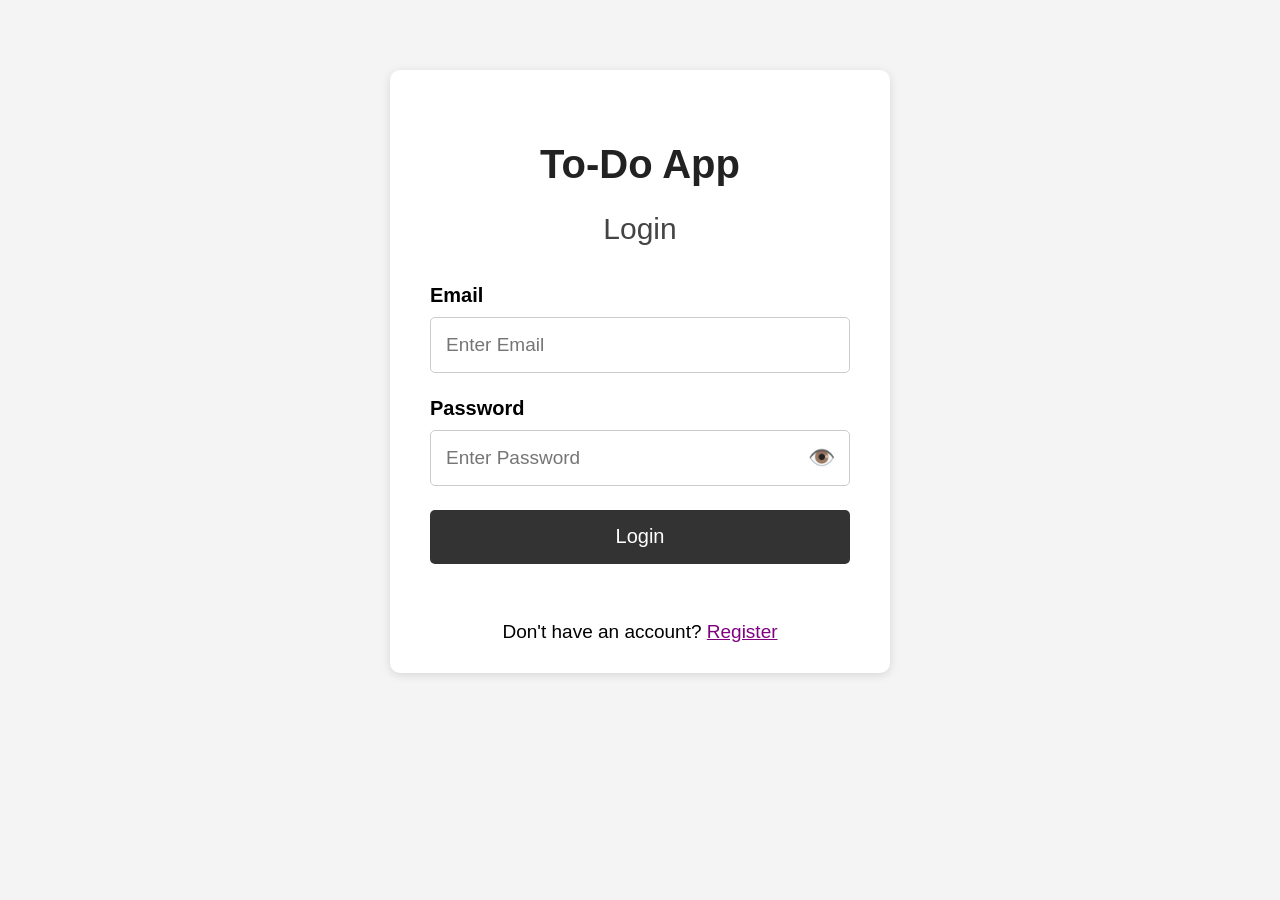
<file: index.html>
\<!DOCTYPE html>
<html lang="en">
<head>
    <meta charset="UTF-8">
    <meta name="viewport" content="width=device-width, initial-scale=1.0">
    <title>My To-Do App</title>
    <link rel="stylesheet" href="style.css">
</head>

<body>

<div class="app">

    <div class="header">
        <div>
            <h1>My To-Do App</h1>
            <p>Stay organized and get things done.</p>
        </div>

        <button class="logout-btn" onclick="logout()">
            Logout
        </button>
    </div>


    <!-- Add Task -->
    <form id="todoForm">

        <div class="top-row">

            <input
                type="text"
                id="todoInput"
                placeholder="What needs to be done?"
                required
            >

            <select id="priority">
                <option value="Low">Low</option>
                <option value="Medium" selected>Medium</option>
                <option value="High">High</option>
            </select>

        </div>


        <div class="date-row">

            <input
                type="date"
                id="taskDate"
            >

            <input
                type="time"
                id="taskTime"
            >

        </div>


        <button type="submit" class="add-btn">
            Add Task
        </button>

    </form>


    <!-- Task information -->
    <div class="task-header">

        <span id="taskCount">
            0 tasks remaining
        </span>

        <button
            class="clear-btn"
            onclick="clearCompleted()"
        >
            Clear completed
        </button>

    </div>


    <!-- Tasks -->
    <div id="todoList"></div>

</div>

<script src="script.js"></script>

</body>
</html>
</file>
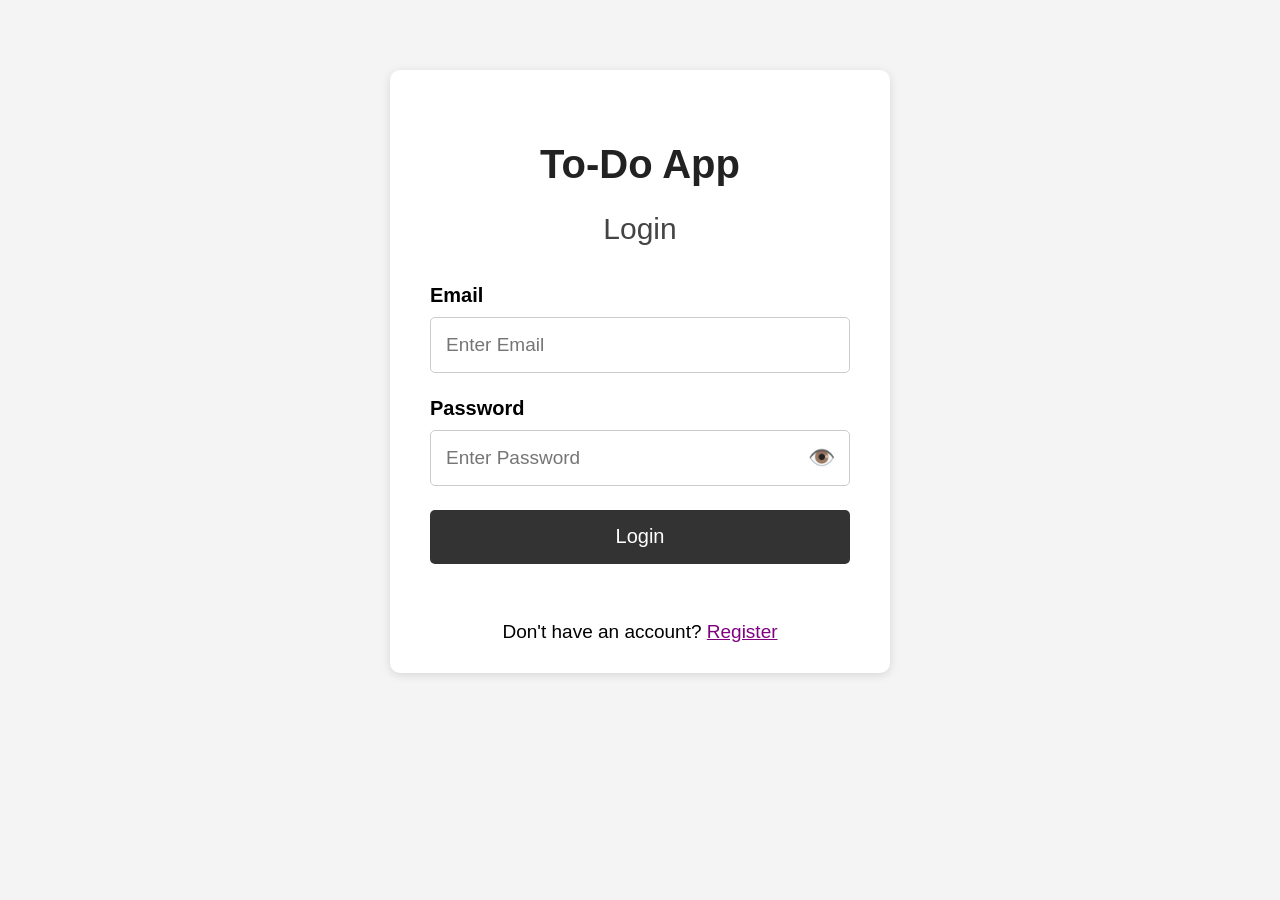
<file: login.html>
<!DOCTYPE html>
<html lang="en">
<head>
    <meta charset="UTF-8">
    <meta name="viewport" content="width=device-width, initial-scale=1.0">

    <title>Login - To-Do App</title>

    <style>

        * {
            box-sizing: border-box;
        }

        body {
            margin: 0;
            padding: 0;
            font-family: Arial, sans-serif;
            background: #f4f4f4;
        }

        .container {
            width: 500px;
            max-width: 92%;
            margin: 70px auto;
            background: white;
            padding: 45px 40px 30px;
            border-radius: 10px;
            box-shadow: 0 2px 10px rgba(0,0,0,0.12);
        }

        h1 {
            text-align: center;
            font-size: 40px;
            margin-bottom: 22px;
            color: #222;
        }

        h2 {
            text-align: center;
            font-size: 30px;
            font-weight: normal;
            margin-bottom: 38px;
            color: #444;
        }

        .input-group {
            margin-bottom: 24px;
        }

        label {
            display: block;
            font-size: 20px;
            font-weight: bold;
            margin-bottom: 10px;
        }

        input {
            width: 100%;
            height: 56px;
            padding: 12px 15px;
            border: 1px solid #ccc;
            border-radius: 5px;
            font-size: 19px;
        }

        .password-box {
            position: relative;
        }

        .password-box input {
            padding-right: 55px;
        }

        .eye-button {
            position: absolute;
            right: 8px;
            top: 50%;
            transform: translateY(-50%);

            width: 42px;
            height: 42px;

            border: none;
            background: transparent;

            display: flex;
            align-items: center;
            justify-content: center;

            cursor: pointer;
            font-size: 22px;
            padding: 0;
        }

        .eye-button:hover {
            background: #f1f1f1;
            border-radius: 50%;
        }

        .login-btn {
            width: 100%;
            height: 54px;
            border: none;
            border-radius: 5px;
            background: #333;
            color: white;
            font-size: 20px;
            cursor: pointer;
        }

        .login-btn:hover {
            background: #222;
        }

        #errorMessage {
            text-align: center;
            margin-top: 15px;
            color: red;
            min-height: 20px;
        }

        .register-link {
            text-align: center;
            margin-top: 22px;
            font-size: 19px;
        }

        .register-link a {
            color: purple;
            text-decoration: underline;
        }

    </style>

</head>

<body>

<div class="container">

    <h1>To-Do App</h1>

    <h2>Login</h2>


    <form id="loginForm">

        <!-- EMAIL -->

        <div class="input-group">

            <label for="email">Email</label>

            <input
                type="email"
                id="email"
                placeholder="Enter Email"
                required
            >

        </div>


        <!-- PASSWORD -->

        <div class="input-group">

            <label for="password">Password</label>

            <div class="password-box">

                <input
                    type="password"
                    id="password"
                    placeholder="Enter Password"
                    required
                >

                <button
                    type="button"
                    class="eye-button"
                    id="passwordEye"
                    onclick="toggleLoginPassword()"
                >👁️</button>

            </div>

        </div>


        <button
            type="submit"
            class="login-btn"
        >
            Login
        </button>

    </form>


    <div id="errorMessage"></div>


    <div class="register-link">

        Don't have an account?

        <a href="register.html">
            Register
        </a>

    </div>

</div>


<script>

    // SHOW / HIDE LOGIN PASSWORD

    function toggleLoginPassword() {

        const password =
            document.getElementById("password");

        const eye =
            document.getElementById("passwordEye");

        if (password.type === "password") {

            password.type = "text";
            eye.textContent = "🙈";

        } else {

            password.type = "password";
            eye.textContent = "👁️";

        }
    }


    // LOGIN

    document
        .getElementById("loginForm")
        .addEventListener("submit", function(e) {

            e.preventDefault();

            const email =
                document.getElementById("email")
                .value
                .trim();

            const password =
                document.getElementById("password")
                .value;

            const errorMessage =
                document.getElementById("errorMessage");


            // GET SAVED USER

            const savedUser =
                localStorage.getItem("user");


            if (!savedUser) {

                errorMessage.textContent =
                    "No account found. Please register.";

                return;
            }


            const user =
                JSON.parse(savedUser);


            // CHECK EMAIL AND PASSWORD

            if (
                email === user.email &&
                password === user.password
            ) {

                localStorage.setItem(
                    "isLoggedIn",
                    "true"
                );


                window.location.href =
                    "index.html";

            } else {

                errorMessage.textContent =
                    "Invalid email or password.";

            }

        });

</script>

</body>
</html>
</file>
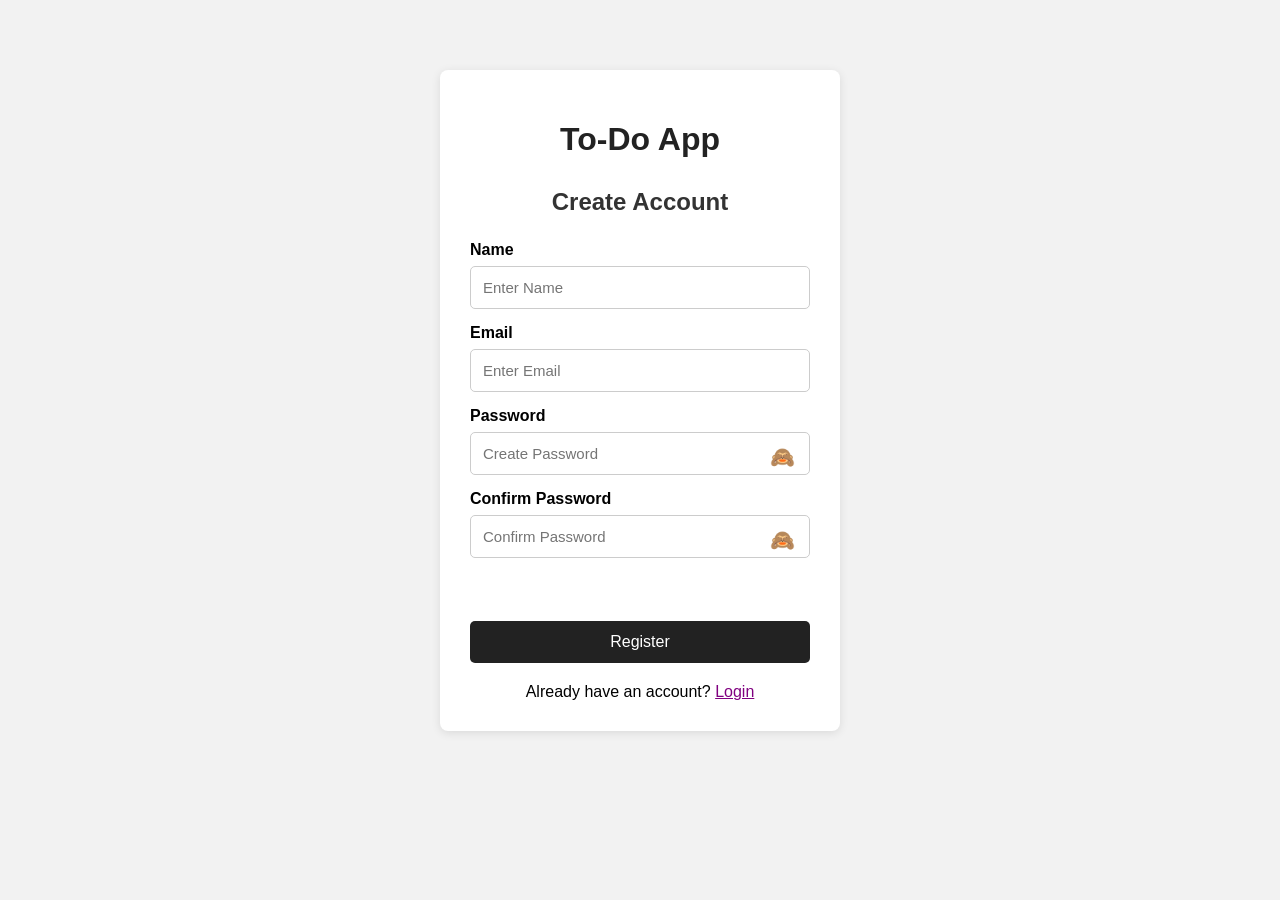
<file: register.html>
<!DOCTYPE html>
<html lang="en">
<head>
    <meta charset="UTF-8">
    <meta name="viewport" content="width=device-width, initial-scale=1.0">
    <title>Register - To-Do App</title>

    <style>
        * {
            box-sizing: border-box;
        }

        body {
            margin: 0;
            font-family: Arial, sans-serif;
            background: #f2f2f2;
        }

        .container {
            width: 400px;
            max-width: 90%;
            margin: 70px auto;
            background: white;
            padding: 30px;
            border-radius: 8px;
            box-shadow: 0 2px 10px rgba(0,0,0,0.1);
        }

        h1 {
            text-align: center;
            color: #222;
            margin-bottom: 30px;
        }

        h2 {
            text-align: center;
            color: #333;
            margin-bottom: 25px;
        }

        label {
            display: block;
            margin-bottom: 7px;
            font-weight: bold;
        }

        input {
            width: 100%;
            padding: 12px;
            margin-bottom: 15px;
            border: 1px solid #ccc;
            border-radius: 5px;
            font-size: 15px;
        }

        .password-box {
            position: relative;
        }

        .password-box input {
            padding-right: 50px;
        }

        .eye {
            position: absolute;
            right: 8px;
            top: 5px;
            width: 40px;
            height: 40px;
            border: none;
            background: transparent;
            font-size: 20px;
            cursor: pointer;
        }

        .register-btn {
            width: 100%;
            padding: 12px;
            background: #222;
            color: white;
            border: none;
            border-radius: 5px;
            font-size: 16px;
            cursor: pointer;
        }

        .register-btn:hover {
            background: #444;
        }

        #message {
            text-align: center;
            color: red;
            font-size: 14px;
            min-height: 20px;
        }

        .login-link {
            text-align: center;
            margin-top: 20px;
        }

        .login-link a {
            color: purple;
            text-decoration: underline;
        }
    </style>
</head>

<body>

<div class="container">

    <h1>To-Do App</h1>

    <h2>Create Account</h2>

    <form id="registerForm">

        <label for="name">Name</label>

        <input
            type="text"
            id="name"
            placeholder="Enter Name"
            required
        >


        <label for="email">Email</label>

        <input
            type="email"
            id="email"
            placeholder="Enter Email"
            required
        >


        <label for="password">Password</label>

        <div class="password-box">

            <input
                type="password"
                id="password"
                placeholder="Create Password"
                required
            >

            <button
                type="button"
                class="eye"
                onclick="togglePassword('password', this)"
            >
                🙈
            </button>

        </div>


        <label for="confirmPassword">Confirm Password</label>

        <div class="password-box">

            <input
                type="password"
                id="confirmPassword"
                placeholder="Confirm Password"
                required
            >

            <button
                type="button"
                class="eye"
                onclick="togglePassword('confirmPassword', this)"
            >
                🙈
            </button>

        </div>


        <p id="message"></p>


        <button
            type="submit"
            class="register-btn"
        >
            Register
        </button>

    </form>


    <div class="login-link">

        Already have an account?

        <a href="login.html">
            Login
        </a>

    </div>

</div>


<script>

    // SHOW / HIDE PASSWORD
    function togglePassword(inputId, button) {

        const input = document.getElementById(inputId);

        if (input.type === "password") {

            input.type = "text";
            button.textContent = "👁️";

        } else {

            input.type = "password";
            button.textContent = "🙈";

        }
    }


    // REGISTER
    document.getElementById("registerForm").addEventListener("submit", function(event) {

        event.preventDefault();

        const name = document.getElementById("name").value.trim();

        const email = document.getElementById("email").value.trim();

        const password = document.getElementById("password").value;

        const confirmPassword =
            document.getElementById("confirmPassword").value;

        const message =
            document.getElementById("message");


        message.textContent = "";


        // PASSWORD CHECK
        const validPassword =
            password.length >= 8 &&
            /[A-Z]/.test(password) &&
            /[a-z]/.test(password) &&
            /[0-9]/.test(password) &&
            /[^A-Za-z0-9]/.test(password);


        if (!validPassword) {

            message.textContent = "Invalid password.";

            return;
        }


        // CONFIRM PASSWORD CHECK
        if (password !== confirmPassword) {

            message.textContent =
                "Passwords do not match.";

            return;
        }


        // CHECK EXISTING EMAIL
        const savedUser =
            localStorage.getItem("user");


        if (savedUser) {

            const existingUser =
                JSON.parse(savedUser);


            if (
                existingUser.email.toLowerCase() ===
                email.toLowerCase()
            ) {

                message.textContent =
                    "This email is already registered. Please login.";

                return;
            }
        }


        // CREATE USER
        const user = {
            name: name,
            email: email,
            password: password
        };


        // SAVE USER
        localStorage.setItem(
            "user",
            JSON.stringify(user)
        );


        // LOGOUT OLD SESSION
        localStorage.removeItem("isLoggedIn");


        // SUCCESS
        alert("Registration successful!");


        // GO TO LOGIN
        window.location.href = "login.html";

    });

</script>

</body>
</html>
</file>
<file: style.css>
* {
    box-sizing: border-box;
    font-family: Arial, sans-serif;
}

body {
    margin: 0;
    min-height: 100vh;

    background: #f4f4f4;

    padding: 35px;
}


/* =========================
   MAIN APP
   ========================= */

.app {
    width: 100%;
    max-width: 900px;

    margin: auto;

    background: white;

    padding: 40px;

    border-radius: 25px;

    box-shadow:
        0 10px 30px rgba(0, 0, 0, 0.12);
}


/* =========================
   HEADER
   ========================= */

.header {
    display: flex;

    justify-content: space-between;
    align-items: flex-start;

    margin-bottom: 30px;
}

.header h1 {
    margin: 0;

    font-size: 50px;

    color: #222;
}

.header p {
    margin-top: 25px;

    font-size: 25px;

    color: #333;
}


/* =========================
   LOGOUT
   ========================= */

.logout-btn {
    background: #333;

    color: white;

    border: none;

    border-radius: 12px;

    padding: 18px 32px;

    font-size: 20px;

    cursor: pointer;
}

.logout-btn:hover {
    background: #222;
}


/* =========================
   INPUT AREA
   ========================= */

.top-row {
    display: flex;

    gap: 10px;

    margin-top: 30px;
}

.top-row input {
    flex: 1;
}

input,
select {
    height: 80px;

    border: 2px solid #d5d5d5;

    border-radius: 14px;

    padding: 0 22px;

    font-size: 25px;

    background: white;

    outline: none;
}

input:focus,
select:focus {
    border-color: #888;
}

select {
    width: 190px;
}


/* =========================
   DATE AND TIME
   ========================= */

.date-row {
    display: flex;

    gap: 0;

    margin-top: 3px;
}

.date-row input {
    width: 50%;

    border-radius: 14px;
}


/* =========================
   ADD BUTTON
   ========================= */

.add-btn {
    margin-top: 0;

    padding: 20px 32px;

    background: #333;

    color: white;

    border: none;

    border-radius: 12px;

    font-size: 22px;

    cursor: pointer;
}

.add-btn:hover {
    background: #222;
}


/* =========================
   TASK HEADER
   ========================= */

.task-header {
    display: flex;

    justify-content: space-between;

    align-items: center;

    margin-top: 40px;

    margin-bottom: 25px;
}

#taskCount {
    font-size: 26px;

    color: #555;
}

.clear-btn {
    background: #333;

    color: white;

    border: none;

    border-radius: 12px;

    padding: 18px 28px;

    font-size: 20px;

    cursor: pointer;
}


/* =========================
   TASK
   ========================= */

.task {
    display: flex;

    align-items: center;

    justify-content: space-between;

    gap: 15px;

    border: 2px solid #ddd;

    border-radius: 15px;

    padding: 25px;

    margin-bottom: 15px;
}

.task-left {
    display: flex;

    align-items: center;

    gap: 20px;

    min-width: 0;
}

.task-checkbox {
    width: 30px;
    height: 30px;

    cursor: pointer;
}

.task-content {
    min-width: 0;
}

.task-title {
    font-size: 25px;

    font-weight: bold;

    color: #222;

    word-break: break-word;
}

.task-details {
    margin-top: 12px;

    font-size: 20px;

    color: #666;
}

.completed .task-title {
    text-decoration: line-through;

    color: #888;
}

.completed .task-details {
    color: #999;
}


/* =========================
   DELETE
   ========================= */

.delete-btn {
    background: #e53935;

    color: white;

    border: none;

    border-radius: 12px;

    padding: 17px 25px;

    font-size: 20px;

    cursor: pointer;
}

.delete-btn:hover {
    background: #c62828;
}


/* =========================
   EMPTY
   ========================= */

.empty {
    text-align: center;

    color: #888;

    font-size: 20px;

    padding: 30px;
}


/* =========================
   MOBILE
   ========================= */

@media (max-width: 700px) {

    body {
        padding: 15px;
    }

    .app {
        padding: 25px;

        border-radius: 20px;
    }

    .header {
        align-items: flex-start;
    }

    .header h1 {
        font-size: 38px;
    }

    .header p {
        font-size: 20px;

        margin-top: 15px;
    }

    .logout-btn {
        padding: 14px 20px;

        font-size: 16px;
    }

    .top-row {
        flex-direction: column;
    }

    .top-row input,
    select {
        width: 100%;
    }

    .date-row {
        flex-direction: column;
    }

    .date-row input {
        width: 100%;
    }

    .task-header {
        flex-direction: column;

        align-items: stretch;

        gap: 15px;
    }

    .clear-btn {
        width: 100%;
    }

    .task {
        align-items: flex-start;

        flex-direction: column;
    }

    .delete-btn {
        width: 100%;
    }
}
</file>
